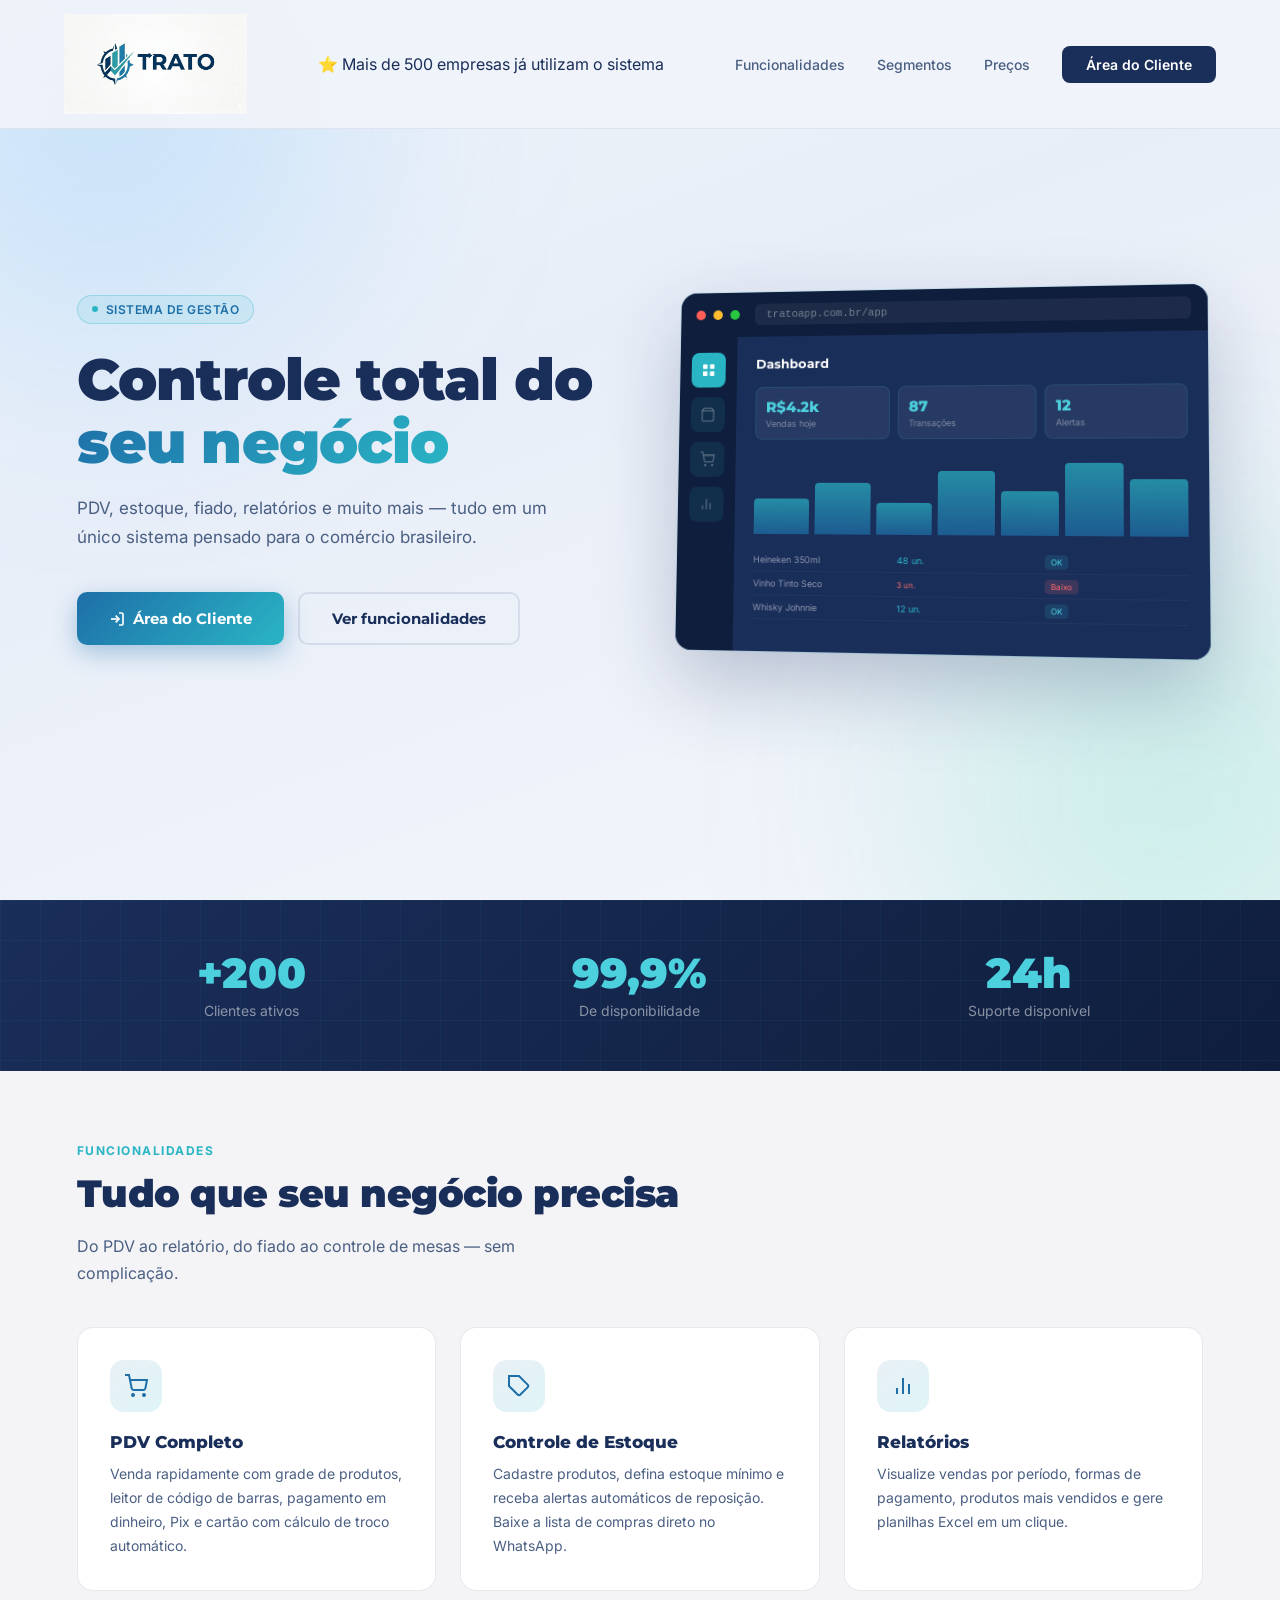
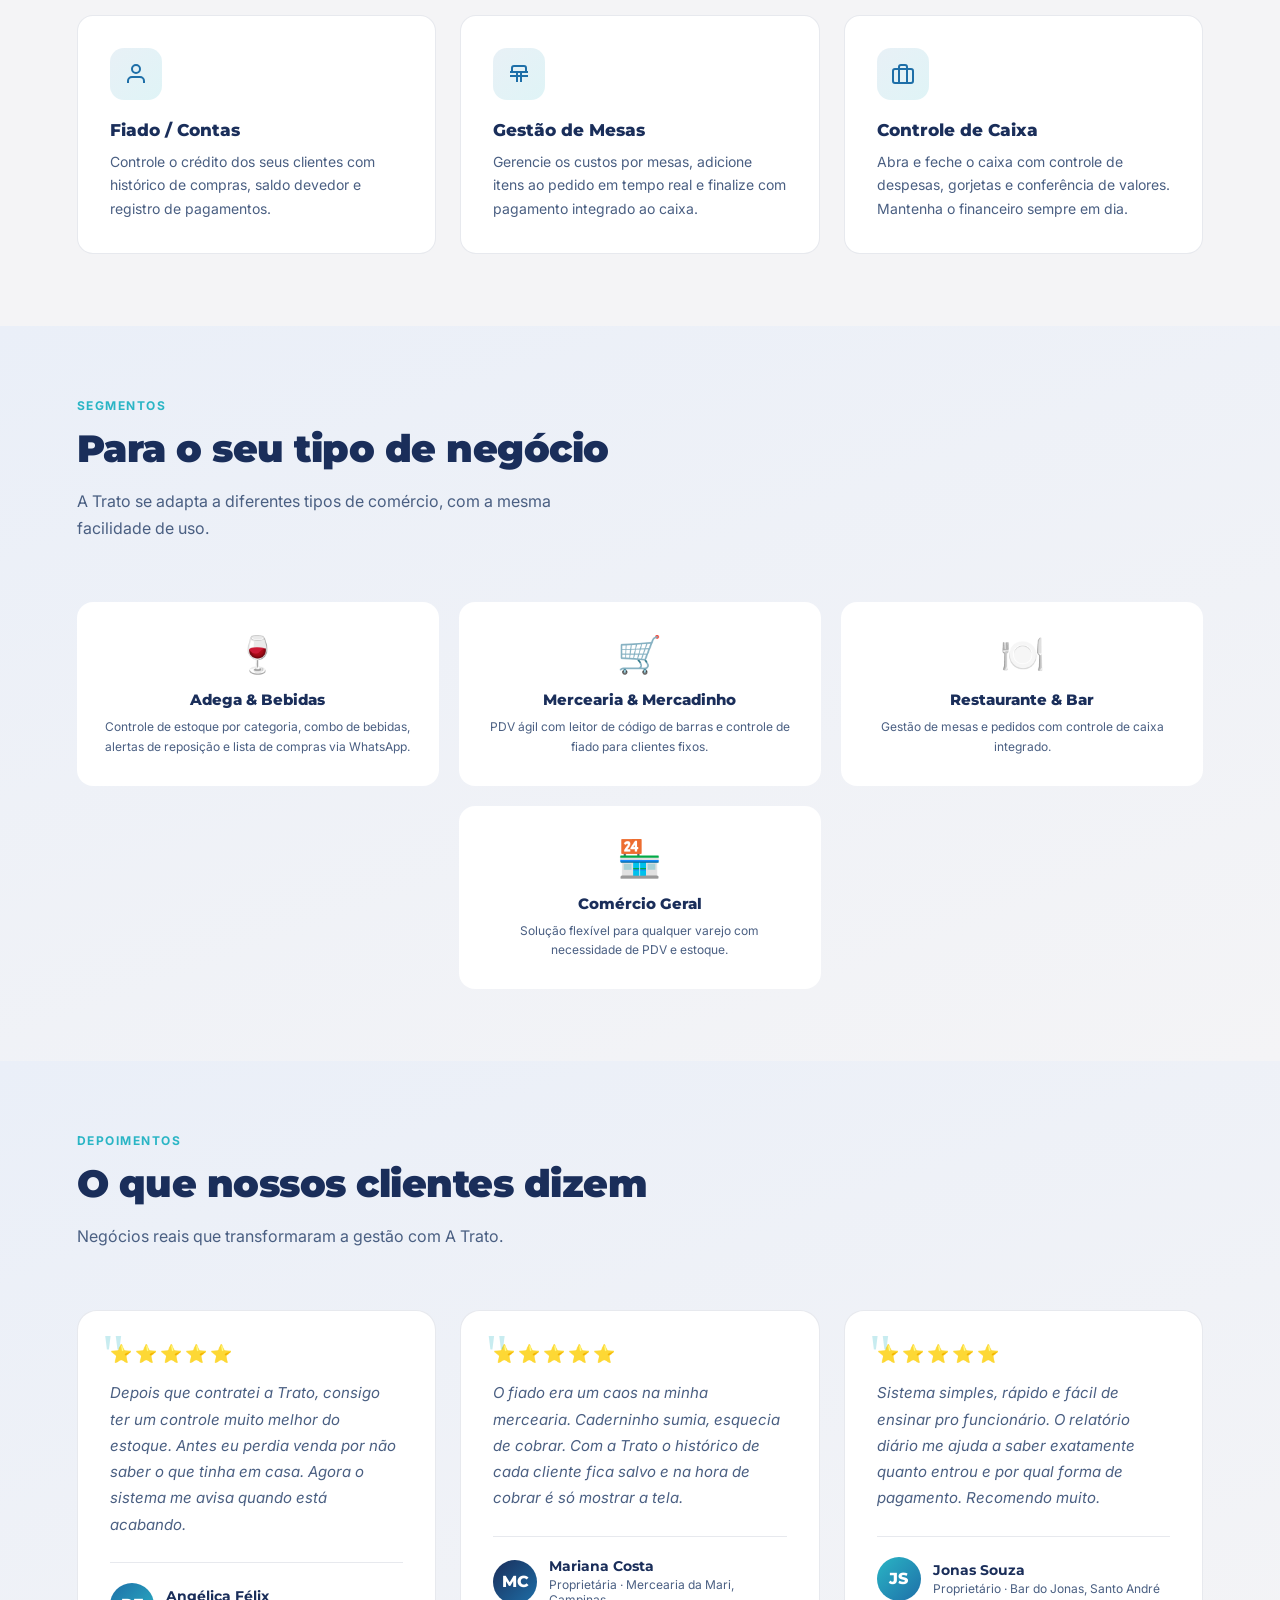
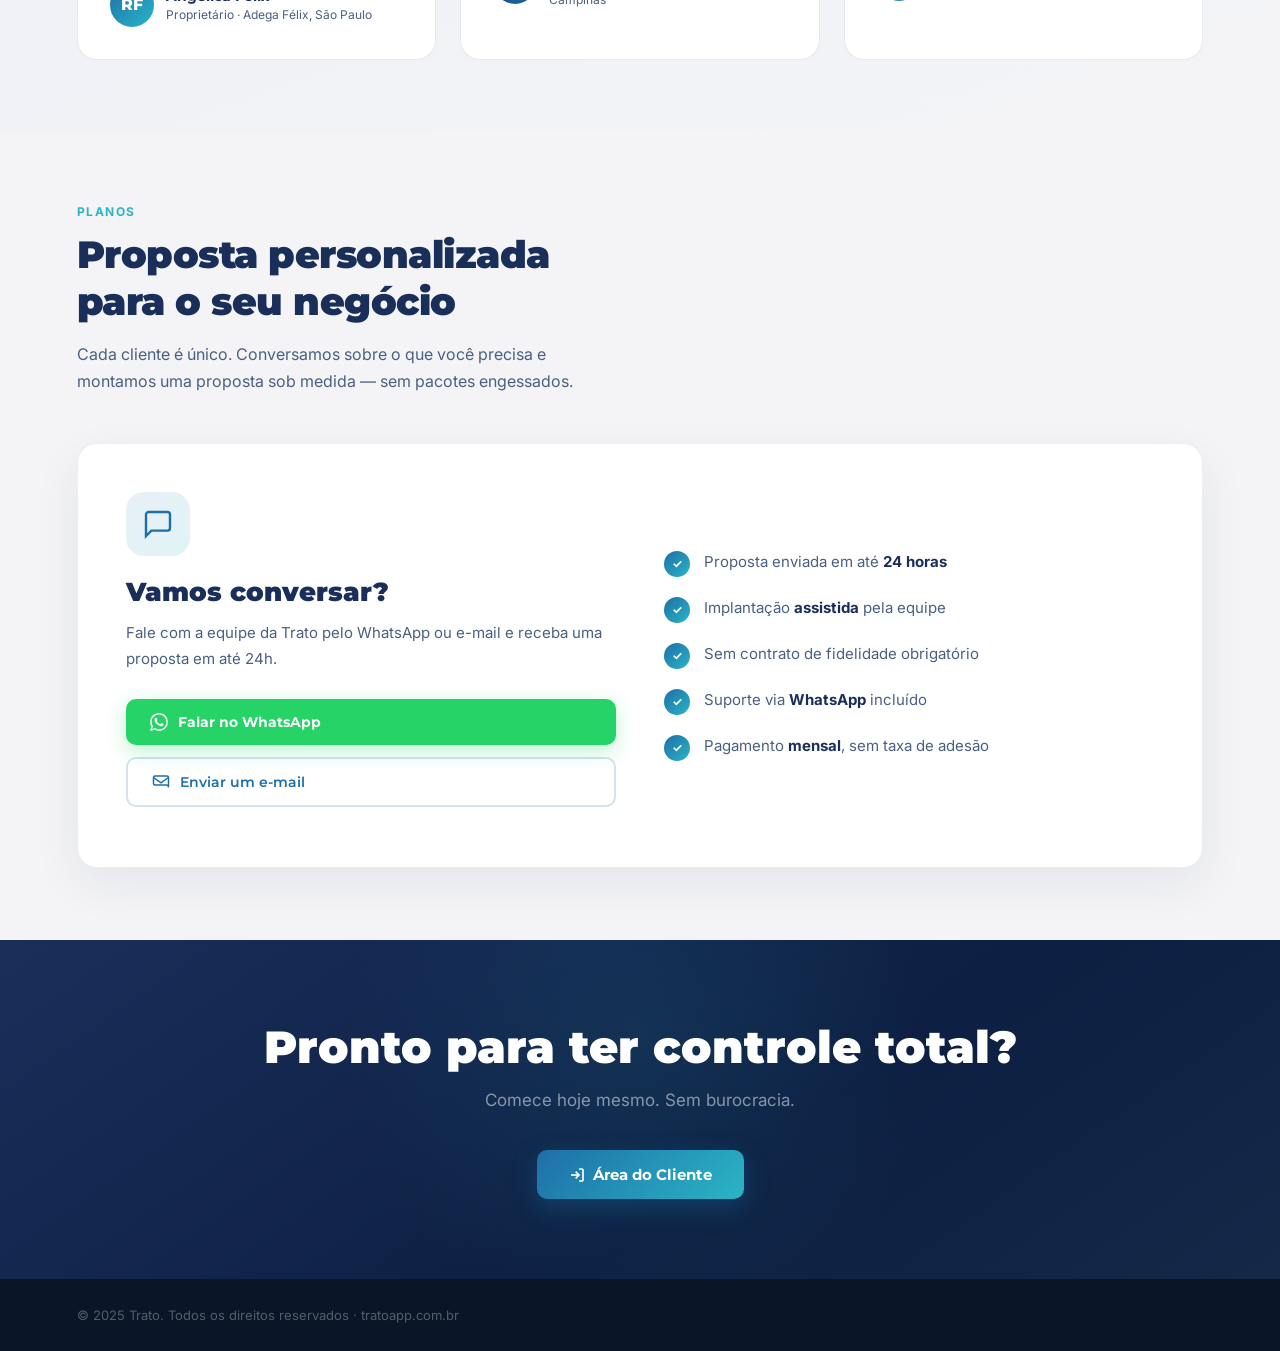
<file: landing (4).html>
<!DOCTYPE html>
<html lang="pt-BR">
<head>
  <meta charset="UTF-8">
  <meta name="viewport" content="width=device-width, initial-scale=1.0">
  <title>Trato — Controle total do seu negócio</title>
  <link href="https://fonts.googleapis.com/css2?family=Montserrat:wght@400;600;700;800;900&family=Inter:wght@300;400;500&display=swap" rel="stylesheet">
  <link rel="icon" href="https://lyywnhaqikolhemgmjia.supabase.co/storage/v1/object/public/logos/favicon.png" type="image/png">
  <style>
    :root {
      --azul-escuro: #1a2e5a;
      --azul-medio: #1e6fa8;
      --teal: #2ab5c5;
      --teal-light: #4dd0de;
      --fundo: #f4f4f6;
      --branco: #ffffff;
      --texto: #1a2e5a;
      --texto-suave: #4a5f82;
      --borda: rgba(26,46,90,0.1);
    }

    *, *::before, *::after { box-sizing: border-box; margin: 0; padding: 0; }

    html { scroll-behavior: smooth; margin: 0; padding: 0; }

    body {
      font-family: 'Inter', sans-serif;
      color: var(--texto);
      overflow-x: hidden;
      margin: 0;
      padding: 0;
      position: relative;
      background: linear-gradient(160deg, #f0f4fa 0%, #e8eef8 40%, #f4f6fb 100%);
    }
    body::before,
body::after {
  content: "";
  position: fixed; /* <- importante */
  width: 500px;
  height: 500px;
  border-radius: 50%;
  filter: blur(120px);
  z-index: -1;
}

body::before {
  background: rgba(0, 150, 255, 0.15);
  top: -150px;
  left: -150px;
}

body::after {
  background: rgba(0, 200, 150, 0.15);
  bottom: -150px;
  right: -150px;
}


    /* ── NAV ── */
    nav {
      position: fixed;
      top: 0; left: 0; right: 0;
      z-index: 100;
      display: flex;
      align-items: center;
      justify-content: space-between;
      padding: 14px 5%;
      background: rgba(240,244,250,0.92);
      backdrop-filter: blur(16px);
      -webkit-backdrop-filter: blur(16px);
      border-bottom: 1px solid rgba(26,46,90,0.08);
      transition: box-shadow .3s, background .3s;
    }
    nav.scrolled { box-shadow: 0 4px 24px rgba(26,46,90,0.08); }

    .nav-logo {
      display: flex;
      align-items: center;
      gap: 10px;
      text-decoration: none;
    }
    .nav-logo svg { width: 36px; height: 36px; }
    .nav-logo-texto {
      font-family: 'Montserrat', sans-serif;
      font-weight: 900;
      font-size: 22px;
      color: var(--azul-escuro);
      letter-spacing: -0.5px;
    }
    .nav-logo-texto span { color: var(--teal); }

    .nav-links {
      display: flex;
      align-items: center;
      gap: 32px;
      list-style: none;
    }
    .nav-links a {
      font-size: 14px;
      font-weight: 500;
      color: var(--texto-suave);
      text-decoration: none;
      transition: color .2s;
    }
    .nav-links a:hover { color: var(--azul-escuro); }

    .btn-nav {
      padding: 10px 24px;
      background: var(--azul-escuro);
      color: #fff !important;
      border-radius: 8px;
      font-weight: 600 !important;
      font-size: 14px !important;
      transition: background .2s, transform .15s !important;
    }
    .btn-nav:hover { background: var(--azul-medio) !important; transform: translateY(-1px); }

    /* ── HERO ── */
    .hero {
  min-height: 100vh;
  display: flex;
  align-items: center;
  padding: 110px 6% 70px;
  position: relative;
  overflow: hidden;

  /* seu fundo atual */
  background: linear-gradient(160deg, #f0f4fa 0%, #e8eef8 40%, #f4f6fb 100%);
}

/* efeitos decorativos */
.hero::before,
.hero::after {
  content: "";
  position: absolute;
  width: 500px;
  height: 500px;
  border-radius: 50%;
  filter: blur(120px);
  z-index: 0;
}

/* luz azul (esquerda) */
.hero::before {
  background: rgba(0, 150, 255, 0.15);
  top: -150px;
  left: -150px;
}

/* luz verde/teal (direita) */
.hero::after {
  background: rgba(0, 200, 150, 0.15);
  bottom: -150px;
  right: -150px;
}

    .hero-grid {
      position: absolute;
      inset: 0;
      background-image: 
        linear-gradient(rgba(26,46,90,0.04) 1px, transparent 1px),
        linear-gradient(90deg, rgba(26,46,90,0.04) 1px, transparent 1px);
      background-size: 48px 48px;
      pointer-events: none;
      z-index: 0;
    }

    .hero > * { position: relative; z-index: 1; }
    .hero-inner { position: relative; z-index: 1; }

    .hero::before,
.hero::after {
  animation: float 8s ease-in-out infinite;
}

@keyframes float {
  0% { transform: translateY(0px); }
  50% { transform: translateY(20px); }
  100% { transform: translateY(0px); }
}

    .hero-inner {
      display: grid;
      grid-template-columns: 1fr 1fr;
      gap: 60px;
      align-items: center;
      max-width: 1500px;
      margin: 0 auto;
      width: 100%;
    }

    .hero-badge {
      display: inline-flex;
      align-items: center;
      gap: 8px;
      background: rgba(42,181,197,0.1);
      border: 1px solid rgba(42,181,197,0.3);
      color: var(--azul-medio);
      font-size: 12px;
      font-weight: 600;
      padding: 6px 14px;
      border-radius: 100px;
      margin-bottom: 24px;
      letter-spacing: 0.5px;
      text-transform: uppercase;
    }
    .hero-badge::before {
      content: '';
      width: 6px; height: 6px;
      border-radius: 50%;
      background: var(--teal);
      animation: pulse 2s infinite;
    }
    @keyframes pulse {
      0%, 100% { opacity: 1; transform: scale(1); }
      50% { opacity: .5; transform: scale(1.3); }
    }

    .hero h1 {
      font-family: 'Montserrat', sans-serif;
      font-size: clamp(36px, 4.5vw, 58px);
      font-weight: 900;
      line-height: 1.1;
      color: var(--azul-escuro);
      margin-bottom: 20px;
      letter-spacing: -1px;
    }
    .hero h1 .destaque {
      background: linear-gradient(135deg, var(--azul-medio), var(--teal));
      -webkit-background-clip: text;
      -webkit-text-fill-color: transparent;
      background-clip: text;
    }

    .hero-sub {
      font-size: 17px;
      color: var(--texto-suave);
      line-height: 1.7;
      margin-bottom: 40px;
      max-width: 480px;
    }

    .hero-ctas {
      display: flex;
      gap: 14px;
      flex-wrap: wrap;
    }

    .btn-primary {
      display: inline-flex;
      align-items: center;
      gap: 8px;
      padding: 15px 32px;
      background: linear-gradient(135deg, var(--azul-medio), var(--teal));
      color: #fff;
      border-radius: 10px;
      font-family: 'Montserrat', sans-serif;
      font-weight: 700;
      font-size: 15px;
      text-decoration: none;
      box-shadow: 0 8px 24px rgba(30,111,168,0.35);
      transition: transform .2s, box-shadow .2s;
    }
    .btn-primary:hover { transform: translateY(-2px); box-shadow: 0 12px 32px rgba(30,111,168,0.45); }

    .btn-secondary {
      display: inline-flex;
      align-items: center;
      gap: 8px;
      padding: 15px 32px;
      background: transparent;
      color: var(--azul-escuro);
      border: 2px solid var(--borda);
      border-radius: 10px;
      font-family: 'Montserrat', sans-serif;
      font-weight: 700;
      font-size: 15px;
      text-decoration: none;
      transition: border-color .2s, background .2s;
      cursor: pointer;
    }
    .btn-secondary:hover { border-color: var(--azul-medio); background: rgba(30,111,168,0.04); }

    /* Dashboard mockup */
    .hero-visual {
      position: relative;
    }

    .mockup {
      background: var(--azul-escuro);
      border-radius: 16px;
      overflow: hidden;
      box-shadow: 0 32px 80px rgba(26,46,90,0.25), 0 0 0 1px rgba(42,181,197,0.15);
      transform: perspective(1000px) rotateY(-6deg) rotateX(3deg);
      transition: transform .4s ease;
    }
    .mockup:hover { transform: perspective(1000px) rotateY(-2deg) rotateX(1deg); }

    .mockup-bar {
      background: #0f1e3d;
      padding: 12px 16px;
      display: flex;
      align-items: center;
      gap: 8px;
    }
    .mockup-dot { width: 10px; height: 10px; border-radius: 50%; }
    .mockup-dot:nth-child(1) { background: #ff5f57; }
    .mockup-dot:nth-child(2) { background: #febc2e; }
    .mockup-dot:nth-child(3) { background: #28c840; }
    .mockup-url {
      flex: 1;
      background: rgba(255,255,255,0.06);
      border-radius: 6px;
      padding: 5px 12px;
      font-size: 11px;
      color: rgba(255,255,255,0.4);
      font-family: monospace;
      margin-left: 8px;
    }

    .mockup-body {
      display: flex;
      min-height: 320px;
    }

    .mockup-sidebar {
      width: 60px;
      background: #0f1e3d;
      padding: 16px 8px;
      display: flex;
      flex-direction: column;
      align-items: center;
      gap: 10px;
    }
    .mockup-icon {
      width: 36px; height: 36px;
      border-radius: 8px;
      background: rgba(42,181,197,0.1);
      display: flex; align-items: center; justify-content: center;
    }
    .mockup-icon.active { background: var(--teal); }
    .mockup-icon svg { width: 16px; height: 16px; opacity: 0.7; }
    .mockup-icon.active svg { opacity: 1; }

    .mockup-content {
      flex: 1;
      padding: 20px;
      background: #1a2e5a;
    }

    .mockup-title {
      font-size: 13px;
      font-weight: 700;
      color: #fff;
      margin-bottom: 16px;
      font-family: 'Montserrat', sans-serif;
    }

    .mockup-kpis {
      display: grid;
      grid-template-columns: repeat(3, 1fr);
      gap: 8px;
      margin-bottom: 16px;
    }
    .mockup-kpi {
      background: rgba(255,255,255,0.06);
      border-radius: 8px;
      padding: 10px;
      border: 1px solid rgba(42,181,197,0.15);
    }
    .mockup-kpi-val {
      font-size: 15px;
      font-weight: 800;
      color: var(--teal-light);
      font-family: 'Montserrat', sans-serif;
    }
    .mockup-kpi-label { font-size: 9px; color: rgba(255,255,255,0.4); margin-top: 2px; }

    .mockup-bars {
      display: flex;
      align-items: flex-end;
      gap: 6px;
      height: 80px;
      margin-bottom: 14px;
    }
    .mockup-bar-item {
      flex: 1;
      border-radius: 4px 4px 0 0;
      background: linear-gradient(180deg, var(--teal), var(--azul-medio));
      opacity: 0.7;
      transition: opacity .2s;
    }
    .mockup-bar-item:hover { opacity: 1; }

    .mockup-table { width: 100%; }
    .mockup-row {
      display: flex;
      gap: 8px;
      padding: 6px 0;
      border-bottom: 1px solid rgba(255,255,255,0.04);
      align-items: center;
    }
    .mockup-cell { font-size: 9px; color: rgba(255,255,255,0.5); flex: 1; }
    .mockup-cell.green { color: #2ab5c5; }
    .mockup-cell.red { color: #ff6b6b; font-size: 8px; }
    .mockup-badge-ok {
      font-size: 8px;
      padding: 2px 6px;
      border-radius: 4px;
      background: rgba(42,181,197,0.15);
      color: var(--teal-light);
    }
    .mockup-badge-low {
      font-size: 8px;
      padding: 2px 6px;
      border-radius: 4px;
      background: rgba(255,107,107,0.15);
      color: #ff6b6b;
    }

    /* ── STATS ── */
    .stats {
      background: linear-gradient(135deg, #1a2e5a 0%, #0f1e3d 100%);
      padding: 52px 6%;
      position: relative;
      overflow: hidden;
    }
    .stats::before {
      content: '';
      position: absolute;
      inset: 0;
      background-image:
        linear-gradient(rgba(42,181,197,0.06) 1px, transparent 1px),
        linear-gradient(90deg, rgba(42,181,197,0.06) 1px, transparent 1px);
      background-size: 40px 40px;
      pointer-events: none;
    }
    .stats-inner { position: relative; }
    .stats-inner {
      max-width: 1200px;
      margin: 0 auto;
      display: grid;
      grid-template-columns: repeat(3, 1fr);
      gap: 40px;
      text-align: center;
    }
    .stat-num {
      font-family: 'Montserrat', sans-serif;
      font-size: 42px;
      font-weight: 900;
      color: var(--teal-light);
      line-height: 1;
      margin-bottom: 8px;
    }
    .stat-label { font-size: 14px; color: rgba(255,255,255,0.5); }

    /* ── FEATURES ── */
    .features {
      padding: 72px 6%;
      background: var(--fundo);
    }
    .section-tag {
      font-size: 12px;
      font-weight: 700;
      text-transform: uppercase;
      letter-spacing: 1.5px;
      color: var(--teal);
      margin-bottom: 12px;
    }
    .section-title {
      font-family: 'Montserrat', sans-serif;
      font-size: clamp(28px, 3vw, 42px);
      font-weight: 900;
      color: var(--azul-escuro);
      margin-bottom: 16px;
      letter-spacing: -0.5px;
    }
    .section-sub {
      font-size: 16px;
      color: var(--texto-suave);
      max-width: 500px;
      line-height: 1.7;
      margin-bottom: 40px;
    }

    .features-grid {
      max-width: 1200px;
      margin: 0 auto;
      display: grid;
      grid-template-columns: repeat(3, 1fr);
      gap: 24px;
    }

    .feature-card {
      background: var(--branco);
      border-radius: 16px;
      padding: 32px;
      border: 1px solid var(--borda);
      transition: transform .3s, box-shadow .3s, border-color .3s;
      position: relative;
      overflow: hidden;
    }
    .feature-card::before {
      content: '';
      position: absolute;
      top: 0; left: 0; right: 0;
      height: 3px;
      background: linear-gradient(90deg, var(--azul-medio), var(--teal));
      opacity: 0;
      transition: opacity .3s;
    }
    .feature-card:hover { transform: translateY(-8px); box-shadow: 0 24px 56px rgba(26,46,90,0.13); border-color: rgba(42,181,197,0.3); }
    .feature-card:hover::before { opacity: 1; }

    .feature-icon {
      width: 52px; height: 52px;
      border-radius: 14px;
      background: linear-gradient(135deg, rgba(30,111,168,0.1), rgba(42,181,197,0.15));
      display: flex; align-items: center; justify-content: center;
      margin-bottom: 20px;
    }
    .feature-icon svg { width: 24px; height: 24px; color: var(--azul-medio); }

    .feature-title {
      font-family: 'Montserrat', sans-serif;
      font-size: 17px;
      font-weight: 800;
      color: var(--azul-escuro);
      margin-bottom: 10px;
    }
    .feature-desc { font-size: 14px; color: var(--texto-suave); line-height: 1.7; }

    /* ── SEGMENTOS ── */
    .segmentos {
      padding: 72px 6%;
      background: linear-gradient(160deg, #eaeff8 0%, var(--fundo) 100%);
    }
    .segmentos-inner { max-width: 1200px; margin: 0 auto; }
    .segmentos-grid {
      display: grid;
      grid-template-columns: repeat(3, 1fr);
      gap: 20px;
      margin-top: 60px;
    }
    .segmento-card:last-child {
      grid-column: 2;
    }
    .segmento-card {
      background: var(--branco);
      border-radius: 16px;
      padding: 28px 24px;
      text-align: center;
      border: 2px solid transparent;
      transition: border-color .3s, transform .3s, box-shadow .3s;
      cursor: default;
    }
    .segmento-card:hover { border-color: var(--teal); transform: translateY(-4px); box-shadow: 0 16px 40px rgba(42,181,197,0.12); }
    .segmento-emoji { font-size: 36px; margin-bottom: 14px; }
    .segmento-nome {
      font-family: 'Montserrat', sans-serif;
      font-size: 15px;
      font-weight: 800;
      color: var(--azul-escuro);
      margin-bottom: 8px;
    }
    .segmento-desc { font-size: 12px; color: var(--texto-suave); line-height: 1.6; }

    /* ── PRECOS ── */
    .precos {
      padding: 72px 6%;
      background: var(--fundo);
    }
    .precos-inner { max-width: 1200px; margin: 0 auto; }
    .precos-grid {
      display: grid;
      grid-template-columns: repeat(3, 1fr);
      gap: 24px;
      margin-top: 60px;
    }
    .preco-card {
      background: var(--branco);
      border-radius: 20px;
      padding: 40px 32px;
      border: 2px solid var(--borda);
      position: relative;
      transition: transform .3s, box-shadow .3s;
    }
    .preco-card:hover { transform: translateY(-6px); box-shadow: 0 24px 60px rgba(26,46,90,0.1); }
    .preco-card.destaque {
      background: var(--azul-escuro);
      border-color: var(--teal);
      box-shadow: 0 24px 60px rgba(26,46,90,0.25);
    }
    .preco-badge {
      position: absolute;
      top: -14px; left: 50%;
      transform: translateX(-50%);
      background: linear-gradient(135deg, var(--azul-medio), var(--teal));
      color: #fff;
      font-size: 11px;
      font-weight: 700;
      padding: 5px 16px;
      border-radius: 100px;
      white-space: nowrap;
      font-family: 'Montserrat', sans-serif;
    }
    .preco-nome {
      font-family: 'Montserrat', sans-serif;
      font-size: 14px;
      font-weight: 700;
      text-transform: uppercase;
      letter-spacing: 1px;
      color: var(--texto-suave);
      margin-bottom: 16px;
    }
    .preco-card.destaque .preco-nome { color: rgba(255,255,255,0.5); }
    .preco-valor {
      font-family: 'Montserrat', sans-serif;
      font-size: 48px;
      font-weight: 900;
      color: var(--azul-escuro);
      line-height: 1;
      margin-bottom: 4px;
    }
    .preco-card.destaque .preco-valor { color: var(--teal-light); }
    .preco-valor sup { font-size: 20px; vertical-align: super; }
    .preco-valor span { font-size: 16px; font-weight: 500; }
    .preco-periodo { font-size: 13px; color: var(--texto-suave); margin-bottom: 28px; }
    .preco-card.destaque .preco-periodo { color: rgba(255,255,255,0.4); }
    .preco-divider { height: 1px; background: var(--borda); margin-bottom: 28px; }
    .preco-card.destaque .preco-divider { background: rgba(255,255,255,0.1); }
    .preco-lista { list-style: none; margin-bottom: 32px; }
    .preco-lista li {
      display: flex;
      align-items: flex-start;
      gap: 10px;
      font-size: 14px;
      color: var(--texto-suave);
      padding: 7px 0;
      border-bottom: 1px solid rgba(26,46,90,0.04);
    }
    .preco-card.destaque .preco-lista li { color: rgba(255,255,255,0.7); border-bottom-color: rgba(255,255,255,0.05); }
    .preco-lista li::before {
      content: '✓';
      color: var(--teal);
      font-weight: 700;
      font-size: 13px;
      flex-shrink: 0;
      margin-top: 1px;
    }
    .btn-preco {
      display: block;
      text-align: center;
      padding: 14px;
      border-radius: 10px;
      font-family: 'Montserrat', sans-serif;
      font-weight: 700;
      font-size: 14px;
      text-decoration: none;
      transition: all .2s;
      cursor: pointer;
      border: none;
      width: 100%;
    }
    .btn-preco-outline {
      background: transparent;
      border: 2px solid var(--borda);
      color: var(--azul-escuro);
    }
    .btn-preco-outline:hover { border-color: var(--azul-medio); background: rgba(30,111,168,0.04); }
    .btn-preco-filled {
      background: linear-gradient(135deg, var(--azul-medio), var(--teal));
      color: #fff;
      box-shadow: 0 8px 24px rgba(30,111,168,0.35);
    }
    .btn-preco-filled:hover { transform: translateY(-2px); box-shadow: 0 12px 32px rgba(30,111,168,0.45); }

    /* ── CONTATO ── */
    .contato-box {
      display: grid;
      grid-template-columns: 1fr 1fr;
      gap: 48px;
      background: var(--branco);
      border-radius: 20px;
      padding: 48px;
      border: 1px solid rgba(26,46,90,0.08);
      box-shadow: 0 16px 48px rgba(26,46,90,0.07);
      margin-top: 48px;
      align-items: center;
    }
    .contato-icone {
      width: 64px; height: 64px;
      border-radius: 18px;
      background: linear-gradient(135deg, rgba(30,111,168,0.1), rgba(42,181,197,0.15));
      display: flex; align-items: center; justify-content: center;
      color: var(--azul-medio);
      margin-bottom: 20px;
    }
    .contato-titulo {
      font-family: 'Montserrat', sans-serif;
      font-size: 26px;
      font-weight: 900;
      color: var(--azul-escuro);
      margin-bottom: 12px;
    }
    .contato-desc { font-size: 15px; color: var(--texto-suave); line-height: 1.7; margin-bottom: 28px; }
    .contato-btns { display: flex; flex-direction: column; gap: 12px; }
    .btn-whatsapp {
      display: inline-flex; align-items: center; gap: 10px;
      padding: 14px 24px;
      background: #25d366; color: #fff;
      border-radius: 10px;
      font-family: 'Montserrat', sans-serif;
      font-weight: 700; font-size: 14px;
      text-decoration: none;
      transition: transform .2s, box-shadow .2s;
      box-shadow: 0 6px 20px rgba(37,211,102,0.3);
    }
    .btn-whatsapp:hover { transform: translateY(-2px); box-shadow: 0 10px 28px rgba(37,211,102,0.4); }
    .btn-email {
      display: inline-flex; align-items: center; gap: 10px;
      padding: 14px 24px;
      background: transparent; color: var(--azul-medio);
      border: 2px solid rgba(30,111,168,0.2);
      border-radius: 10px;
      font-family: 'Montserrat', sans-serif;
      font-weight: 600; font-size: 14px;
      text-decoration: none;
      transition: border-color .2s, background .2s;
      cursor: pointer;
    }
    .btn-email:hover { border-color: var(--azul-medio); background: rgba(30,111,168,0.04); }
    .contato-right { display: flex; flex-direction: column; gap: 20px; }
    .contato-item {
      display: flex; align-items: flex-start; gap: 14px;
      font-size: 15px; color: var(--texto-suave); line-height: 1.5;
    }
    .contato-item strong { color: var(--azul-escuro); }
    .contato-check {
      width: 26px; height: 26px; flex-shrink: 0;
      border-radius: 50%;
      background: linear-gradient(135deg, var(--azul-medio), var(--teal));
      color: #fff;
      font-size: 12px; font-weight: 700;
      display: flex; align-items: center; justify-content: center;
    }

    /* ── AVALIAÇÕES ── */
    .avaliacoes {
      padding: 72px 6%;
      background: linear-gradient(160deg, #eaeff8 0%, var(--fundo) 100%);
    }
    .avaliacoes-inner { max-width: 1200px; margin: 0 auto; }
    .avaliacoes-grid {
      display: grid;
      grid-template-columns: repeat(3, 1fr);
      gap: 24px;
      margin-top: 60px;
    }
    .avaliacao-card {
      background: var(--branco);
      border-radius: 20px;
      padding: 32px;
      border: 1px solid var(--borda);
      position: relative;
      transition: transform .3s, box-shadow .3s;
    }
    .avaliacao-card:hover { transform: translateY(-5px); box-shadow: 0 20px 50px rgba(26,46,90,0.09); }
    .avaliacao-aspas {
      font-size: 56px;
      line-height: 1;
      color: var(--teal);
      opacity: 0.25;
      font-family: Georgia, serif;
      position: absolute;
      top: 16px; left: 24px;
    }
    .avaliacao-estrelas {
      display: flex; gap: 3px;
      margin-bottom: 16px;
    }
    .avaliacao-estrelas span { font-size: 18px; }
    .avaliacao-texto {
      font-size: 15px;
      color: var(--texto-suave);
      line-height: 1.75;
      margin-bottom: 24px;
      font-style: italic;
    }
    .avaliacao-autor {
      display: flex; align-items: center; gap: 12px;
      border-top: 1px solid var(--borda);
      padding-top: 20px;
    }
    .avaliacao-avatar {
      width: 44px; height: 44px;
      border-radius: 50%;
      display: flex; align-items: center; justify-content: center;
      font-family: 'Montserrat', sans-serif;
      font-weight: 800; font-size: 16px;
      color: #fff;
      flex-shrink: 0;
    }
    .avaliacao-nome {
      font-family: 'Montserrat', sans-serif;
      font-weight: 700;
      font-size: 14px;
      color: var(--azul-escuro);
    }
    .avaliacao-cargo { font-size: 12px; color: var(--texto-suave); margin-top: 2px; }

    @media (max-width: 900px) {
      .contato-box { grid-template-columns: 1fr; padding: 36px 28px; }
      .avaliacoes-grid { grid-template-columns: 1fr; }
    }

    /* ── PRECOS RESPONSIVO ── */
    @media (max-width: 900px) {
      .precos-grid { grid-template-columns: 1fr; max-width: 400px; margin: 60px auto 0; }
    }

    /* ── CTA FINAL ── */
    .cta-final {
      padding: 80px 6%;
      background: linear-gradient(145deg, #1a2e5a 0%, #0d1f42 60%, #152848 100%);
      text-align: center;
      position: relative;
      overflow: hidden;
    }
    .cta-final::before {
      content: '';
      position: absolute;
      top: -200px; left: 50%;
      transform: translateX(-50%);
      width: 600px; height: 600px;
      border-radius: 50%;
      background: radial-gradient(circle, rgba(42,181,197,0.1) 0%, transparent 70%);
    }
    .cta-final h2 {
      font-family: 'Montserrat', sans-serif;
      font-size: clamp(28px, 3.5vw, 48px);
      font-weight: 900;
      color: #fff;
      margin-bottom: 16px;
      position: relative;
    }
    .cta-final p {
      font-size: 17px;
      color: rgba(255,255,255,0.5);
      margin-bottom: 40px;
      position: relative;
    }
    .cta-final-btns { display: flex; gap: 16px; justify-content: center; flex-wrap: wrap; position: relative; }

    /* ── FOOTER ── */
    footer {
      background: #0a1628;
      padding: 28px 6%;
      display: flex;
      align-items: center;
      justify-content: space-between;
      flex-wrap: wrap;
      gap: 16px;
    }
    .footer-logo {
      font-family: 'Montserrat', sans-serif;
      font-weight: 900;
      font-size: 18px;
      color: rgba(255,255,255,0.7);
    }
    .footer-logo span { color: var(--teal); }
    .footer-copy { font-size: 13px; color: rgba(255,255,255,0.3); }

    /* ── MODAL LOGIN ── */
    .modal-overlay {
      display: none;
      position: fixed;
      inset: 0;
      background: rgba(10,20,50,0.7);
      backdrop-filter: blur(6px);
      z-index: 1000;
      align-items: center;
      justify-content: center;
    }
    .modal-overlay.open { display: flex; }

    .modal-box {
      background: var(--branco);
      border-radius: 20px;
      padding: 48px 40px;
      width: 100%;
      max-width: 420px;
      position: relative;
      box-shadow: 0 40px 100px rgba(10,20,50,0.4);
      animation: slideUp .3s ease;
    }
    @keyframes slideUp {
      from { opacity: 0; transform: translateY(20px); }
      to { opacity: 1; transform: translateY(0); }
    }

    .modal-close {
      position: absolute;
      top: 16px; right: 16px;
      width: 32px; height: 32px;
      border-radius: 8px;
      border: none;
      background: var(--fundo);
      cursor: pointer;
      display: flex; align-items: center; justify-content: center;
      color: var(--texto-suave);
      font-size: 18px;
      transition: background .2s;
    }
    .modal-close:hover { background: var(--borda); }

    .modal-logo {
      text-align: center;
      margin-bottom: 8px;
    }
    .modal-logo-text {
      font-family: 'Montserrat', sans-serif;
      font-weight: 900;
      font-size: 26px;
      color: var(--azul-escuro);
    }
    .modal-logo-text span { color: var(--teal); }
    .modal-sub {
      text-align: center;
      font-size: 13px;
      color: var(--texto-suave);
      margin-bottom: 32px;
    }

    .form-group { margin-bottom: 18px; }
    .form-label {
      display: block;
      font-size: 12px;
      font-weight: 600;
      color: var(--azul-escuro);
      margin-bottom: 7px;
      letter-spacing: 0.3px;
    }
    .form-input {
      width: 100%;
      padding: 12px 14px;
      border: 2px solid var(--borda);
      border-radius: 10px;
      font-size: 14px;
      font-family: 'Inter', sans-serif;
      color: var(--texto);
      background: var(--fundo);
      transition: border-color .2s, box-shadow .2s;
      outline: none;
    }
    .form-input:focus {
      border-color: var(--teal);
      box-shadow: 0 0 0 3px rgba(42,181,197,0.1);
      background: #fff;
    }

    .form-erro {
      background: rgba(255,80,80,0.08);
      border: 1px solid rgba(255,80,80,0.2);
      color: #c0392b;
      font-size: 13px;
      padding: 10px 14px;
      border-radius: 8px;
      margin-bottom: 16px;
      display: none;
    }
    .form-erro.show { display: block; }

    .btn-login {
      width: 100%;
      padding: 14px;
      background: linear-gradient(135deg, var(--azul-medio), var(--teal));
      color: #fff;
      border: none;
      border-radius: 10px;
      font-family: 'Montserrat', sans-serif;
      font-weight: 700;
      font-size: 15px;
      cursor: pointer;
      box-shadow: 0 8px 24px rgba(30,111,168,0.3);
      transition: transform .2s, box-shadow .2s;
      margin-top: 8px;
    }
    .btn-login:hover { transform: translateY(-1px); box-shadow: 0 12px 30px rgba(30,111,168,0.4); }
    .btn-login:disabled { opacity: 0.6; cursor: not-allowed; transform: none; }

    .modal-footer-text {
      text-align: center;
      font-size: 11px;
      color: var(--texto-suave);
      margin-top: 20px;
    }

    /* ── ANIMAÇÕES ENTRADA ── */
    .fade-up {
      opacity: 0;
      transform: translateY(30px);
      transition: opacity .6s ease, transform .6s ease;
    }
    .fade-up.visible { opacity: 1; transform: translateY(0); }

    /* ── RESPONSIVO ── */
    @media (max-width: 900px) {
      .hero-inner { grid-template-columns: 1fr; }
      .hero-visual { display: none; }
      .features-grid { grid-template-columns: 1fr 1fr; }
      .segmentos-grid { grid-template-columns: 1fr 1fr; }
      .segmento-card:last-child { grid-column: auto; }
      .stats-inner { grid-template-columns: 1fr 1fr; }
      .nav-links { display: none; }
    }
    @media (max-width: 600px) {
      .features-grid { grid-template-columns: 1fr; }
      .segmentos-grid { grid-template-columns: 1fr 1fr; }
      .segmento-card:last-child { grid-column: auto; }
      .stats-inner { grid-template-columns: 1fr 1fr; }
      .modal-box { padding: 36px 24px; margin: 16px; }
    }
    .email-form {
  max-height: 0;
  overflow: hidden;
  opacity: 0;
  transition: all 0.4s ease;
}
.email-form.active {
  max-height: 500px;
  opacity: 1;
  margin-top: 20px;
}

/* Layout em grid (nome + email lado a lado) */
.email-form form {
  display: grid;
  grid-template-columns: 1fr 1fr;
  gap: 12px;
}

/* Faz mensagem ocupar tudo */
.email-form textarea {
  grid-column: span 2;
}

/* Inputs */
.email-form input,
.email-form textarea {
  width: 100%;
  padding: 12px 14px;
  border-radius: 8px;
  border: 1px solid #ddd;
  font-size: 14px;
  font-family: inherit;
  transition: 0.2s;
}

/* Foco bonito */
.email-form input:focus,
.email-form textarea:focus {
  border-color: #2ecc71;
  box-shadow: 0 0 0 2px rgba(46, 204, 113, 0.15);
  outline: none;
}

/* Botão */
.email-form button {
  grid-column: span 2;
  padding: 14px;
  border-radius: 8px;
  border: none;
  background: #2e9acc;
  color: #fff;
  font-size: 15px;
  font-weight: 600;
  cursor: pointer;
  transition: 0.2s;
}

/* Hover */
.email-form button:hover {
  background: #2e9acc;
}

/* Responsivo */
@media (max-width: 600px) {
  .email-form form {
    grid-template-columns: 1fr;
  }

  .email-form textarea,
  .email-form button {
    grid-column: span 1;
  }
  .top-bar {
  background: red !important;
}
#nav {
  display: flex;
  flex-direction: column;
  align-items: center;
}

.nav-top-info {
  font-size: 12px;
  color: #6b7a90;
  margin-bottom: 5px;
}
}
  </style>
</head>
<body>

  <!-- NAV -->
  <nav id="nav">
    
    <a href="#" class="nav-logo">
      <img src="[data-uri]" alt="Trato" style="height:100px;width:auto;object-fit:contain;">
    </a>
    <div class="top-bar">
  ⭐ Mais de 500 empresas já utilizam o sistema
</div>
    <ul class="nav-links">
      <li><a href="#features">Funcionalidades</a></li>
      <li><a href="#segmentos">Segmentos</a></li>
      <li><a href="#precos">Preços</a></li>
      <li><a href="https://tratoapp.com.br/app" target="_blank" rel="noopener" class="btn-nav">Área do Cliente</a></li>
    </ul>
    <a href="https://tratoapp.com.br/app" target="_blank" rel="noopener" class="btn-nav" id="nav-mob-btn" style="display:none">Entrar</a>
  </nav>

  <!-- HERO -->
  <section class="hero">
    <div class="hero-grid"></div>
    <div class="hero-inner">
      <div>
        <div class="hero-badge">Sistema de Gestão</div>
        <h1>Controle total do<br><span class="destaque">seu negócio</span></h1>
        <p class="hero-sub">PDV, estoque, fiado, relatórios e muito mais — tudo em um único sistema pensado para o comércio brasileiro.</p>
        <div class="hero-ctas">
          <a href="https://tratoapp.com.br/app" target="_blank" rel="noopener" class="btn-primary">
            <svg width="16" height="16" fill="none" stroke="currentColor" stroke-width="2.5" viewBox="0 0 24 24"><path d="M15 3h4a2 2 0 0 1 2 2v14a2 2 0 0 1-2 2h-4"/><polyline points="10 17 15 12 10 7"/><line x1="15" y1="12" x2="3" y2="12"/></svg>
            Área do Cliente
          </a>
          <a href="#features" class="btn-secondary">Ver funcionalidades</a>
        </div>
      </div>

      <!-- Mockup -->
      <div class="hero-visual">
        <div class="mockup">
          <div class="mockup-bar">
            <div class="mockup-dot"></div>
            <div class="mockup-dot"></div>
            <div class="mockup-dot"></div>
            <div class="mockup-url">tratoapp.com.br/app</div>
          </div>
          <div class="mockup-body">
            <div class="mockup-sidebar">
              <div class="mockup-icon active">
                <svg viewBox="0 0 24 24" fill="white"><rect x="3" y="3" width="7" height="7" rx="1"/><rect x="14" y="3" width="7" height="7" rx="1"/><rect x="3" y="14" width="7" height="7" rx="1"/><rect x="14" y="14" width="7" height="7" rx="1"/></svg>
              </div>
              <div class="mockup-icon">
                <svg viewBox="0 0 24 24" fill="none" stroke="rgba(255,255,255,0.4)" stroke-width="2"><path d="M6 2L3 6v14a2 2 0 0 0 2 2h14a2 2 0 0 0 2-2V6l-3-4z"/><line x1="3" y1="6" x2="21" y2="6"/></svg>
              </div>
              <div class="mockup-icon">
                <svg viewBox="0 0 24 24" fill="none" stroke="rgba(255,255,255,0.4)" stroke-width="2"><circle cx="9" cy="21" r="1"/><circle cx="20" cy="21" r="1"/><path d="M1 1h4l2.68 13.39a2 2 0 0 0 2 1.61h9.72a2 2 0 0 0 2-1.61L23 6H6"/></svg>
              </div>
              <div class="mockup-icon">
                <svg viewBox="0 0 24 24" fill="none" stroke="rgba(255,255,255,0.4)" stroke-width="2"><line x1="18" y1="20" x2="18" y2="10"/><line x1="12" y1="20" x2="12" y2="4"/><line x1="6" y1="20" x2="6" y2="14"/></svg>
              </div>
            </div>
            <div class="mockup-content">
              <div class="mockup-title">Dashboard</div>
              <div class="mockup-kpis">
                <div class="mockup-kpi">
                  <div class="mockup-kpi-val">R$4.2k</div>
                  <div class="mockup-kpi-label">Vendas hoje</div>
                </div>
                <div class="mockup-kpi">
                  <div class="mockup-kpi-val">87</div>
                  <div class="mockup-kpi-label">Transações</div>
                </div>
                <div class="mockup-kpi">
                  <div class="mockup-kpi-val">12</div>
                  <div class="mockup-kpi-label">Alertas</div>
                </div>
              </div>
              <div class="mockup-bars">
                <div class="mockup-bar-item" style="height:45%"></div>
                <div class="mockup-bar-item" style="height:65%"></div>
                <div class="mockup-bar-item" style="height:40%"></div>
                <div class="mockup-bar-item" style="height:80%"></div>
                <div class="mockup-bar-item" style="height:55%"></div>
                <div class="mockup-bar-item" style="height:90%"></div>
                <div class="mockup-bar-item" style="height:70%"></div>
              </div>
              <div class="mockup-table">
                <div class="mockup-row">
                  <div class="mockup-cell">Heineken 350ml</div>
                  <div class="mockup-cell green">48 un.</div>
                  <div class="mockup-cell"><span class="mockup-badge-ok">OK</span></div>
                </div>
                <div class="mockup-row">
                  <div class="mockup-cell">Vinho Tinto Seco</div>
                  <div class="mockup-cell red">3 un.</div>
                  <div class="mockup-cell"><span class="mockup-badge-low">Baixo</span></div>
                </div>
                <div class="mockup-row">
                  <div class="mockup-cell">Whisky Johnnie</div>
                  <div class="mockup-cell green">12 un.</div>
                  <div class="mockup-cell"><span class="mockup-badge-ok">OK</span></div>
                </div>
              </div>
            </div>
          </div>
        </div>
      </div>
    </div>
  </section>

  <!-- STATS -->
  <section class="stats">
    <div class="stats-inner">
      <div class="fade-up">
        <div class="stat-num">+200</div>
        <div class="stat-label">Clientes ativos</div>
      </div>

      <div class="fade-up" style="transition-delay:.2s">
        <div class="stat-num">99,9%</div>
        <div class="stat-label">De disponibilidade</div>
      </div>
      <div class="fade-up" style="transition-delay:.3s">
        <div class="stat-num">24h</div>
        <div class="stat-label">Suporte disponível</div>
      </div>
    </div>
  </section>

  <!-- FEATURES -->
  <section class="features" id="features">
    <div style="max-width:1200px;margin:0 auto">
      <div class="section-tag fade-up">Funcionalidades</div>
      <h2 class="section-title fade-up">Tudo que seu negócio precisa</h2>
      <p class="section-sub fade-up">Do PDV ao relatório, do fiado ao controle de mesas — sem complicação.</p>
      <div class="features-grid">

        <div class="feature-card fade-up">
          <div class="feature-icon">
            <svg viewBox="0 0 24 24" fill="none" stroke="currentColor" stroke-width="2"><circle cx="9" cy="21" r="1"/><circle cx="20" cy="21" r="1"/><path d="M1 1h4l2.68 13.39a2 2 0 0 0 2 1.61h9.72a2 2 0 0 0 2-1.61L23 6H6"/></svg>
          </div>
          <div class="feature-title">PDV Completo</div>
          <div class="feature-desc">Venda rapidamente com grade de produtos, leitor de código de barras, pagamento em dinheiro, Pix e cartão com cálculo de troco automático.</div>
        </div>

        <div class="feature-card fade-up" style="transition-delay:.05s">
          <div class="feature-icon">
            <svg viewBox="0 0 24 24" fill="none" stroke="currentColor" stroke-width="2"><path d="M20.59 13.41l-7.17 7.17a2 2 0 0 1-2.83 0L2 12V2h10l8.59 8.59a2 2 0 0 1 0 2.82z"/><line x1="7" y1="7" x2="7.01" y2="7"/></svg>
          </div>
          <div class="feature-title">Controle de Estoque</div>
          <div class="feature-desc">Cadastre produtos, defina estoque mínimo e receba alertas automáticos de reposição. Baixe a lista de compras direto no WhatsApp.</div>
        </div>

        <div class="feature-card fade-up" style="transition-delay:.1s">
          <div class="feature-icon">
            <svg viewBox="0 0 24 24" fill="none" stroke="currentColor" stroke-width="2"><line x1="18" y1="20" x2="18" y2="10"/><line x1="12" y1="20" x2="12" y2="4"/><line x1="6" y1="20" x2="6" y2="14"/></svg>
          </div>
          <div class="feature-title">Relatórios</div>
          <div class="feature-desc">Visualize vendas por período, formas de pagamento, produtos mais vendidos e gere planilhas Excel em um clique.</div>
        </div>

        <div class="feature-card fade-up" style="transition-delay:.15s">
          <div class="feature-icon">
            <svg viewBox="0 0 24 24" fill="none" stroke="currentColor" stroke-width="2"><path d="M20 21v-2a4 4 0 0 0-4-4H8a4 4 0 0 0-4 4v2"/><circle cx="12" cy="7" r="4"/></svg>
          </div>
          <div class="feature-title">Fiado / Contas</div>
          <div class="feature-desc">Controle o crédito dos seus clientes com histórico de compras, saldo devedor e registro de pagamentos.</div>
        </div>

        <div class="feature-card fade-up" style="transition-delay:.2s">
          <div class="feature-icon">
            <svg viewBox="0 0 24 24" fill="none" stroke="currentColor" stroke-width="2"><path d="M3 10h18M3 14h18M10 10v10M14 10v10M5 10V6a2 2 0 0 1 2-2h10a2 2 0 0 1 2 2v4"/></svg>
          </div>
          <div class="feature-title">Gestão de Mesas</div>
          <div class="feature-desc">Gerencie os custos por mesas, adicione itens ao pedido em tempo real e finalize com pagamento integrado ao caixa.</div>
        </div>

        <div class="feature-card fade-up" style="transition-delay:.25s">
          <div class="feature-icon">
            <svg viewBox="0 0 24 24" fill="none" stroke="currentColor" stroke-width="2"><rect x="2" y="7" width="20" height="14" rx="2"/><path d="M16 21V5a2 2 0 0 0-2-2h-4a2 2 0 0 0-2 2v16"/></svg>
          </div>
          <div class="feature-title">Controle de Caixa</div>
          <div class="feature-desc">Abra e feche o caixa com controle de despesas, gorjetas e conferência de valores. Mantenha o financeiro sempre em dia.</div>
        </div>

      </div>
    </div>
  </section>

  <!-- SEGMENTOS -->
  <section class="segmentos" id="segmentos">
    <div class="segmentos-inner">
      <div class="section-tag fade-up">Segmentos</div>
      <h2 class="section-title fade-up">Para o seu tipo de negócio</h2>
      <p class="section-sub fade-up">A Trato se adapta a diferentes tipos de comércio, com a mesma facilidade de uso.</p>
      <div class="segmentos-grid">
        <div class="segmento-card fade-up">
          <div class="segmento-emoji">🍷</div>
          <div class="segmento-nome">Adega & Bebidas</div>
          <div class="segmento-desc">Controle de estoque por categoria, combo de bebidas, alertas de reposição e lista de compras via WhatsApp.</div>
        </div>
        <div class="segmento-card fade-up" style="transition-delay:.05s">
          <div class="segmento-emoji">🛒</div>
          <div class="segmento-nome">Mercearia & Mercadinho</div>
          <div class="segmento-desc">PDV ágil com leitor de código de barras e controle de fiado para clientes fixos.</div>
        </div>
        <div class="segmento-card fade-up" style="transition-delay:.1s">
          <div class="segmento-emoji">🍽️</div>
          <div class="segmento-nome">Restaurante & Bar</div>
          <div class="segmento-desc">Gestão de mesas e pedidos com controle de caixa integrado.</div>
        </div>
        <div class="segmento-card fade-up" style="transition-delay:.15s">
          <div class="segmento-emoji">🏪</div>
          <div class="segmento-nome">Comércio Geral</div>
          <div class="segmento-desc">Solução flexível para qualquer varejo com necessidade de PDV e estoque.</div>
        </div>
      </div>
    </div>
  </section>

  <!-- AVALIAÇÕES -->
  <section class="avaliacoes" id="avaliacoes">
    <div class="avaliacoes-inner">
      <div class="section-tag fade-up">Depoimentos</div>
      <h2 class="section-title fade-up">O que nossos clientes dizem</h2>
      <p class="section-sub fade-up">Negócios reais que transformaram a gestão com A Trato.</p>
      <div class="avaliacoes-grid">

        <div class="avaliacao-card fade-up">
          <div class="avaliacao-aspas">"</div>
          <div class="avaliacao-estrelas">
            <span>⭐</span><span>⭐</span><span>⭐</span><span>⭐</span><span>⭐</span>
          </div>
          <p class="avaliacao-texto">Depois que contratei a Trato, consigo ter um controle muito melhor do estoque. Antes eu perdia venda por não saber o que tinha em casa. Agora o sistema me avisa quando está acabando.</p>
          <div class="avaliacao-autor">
            <div class="avaliacao-avatar" style="background:linear-gradient(135deg,#1e6fa8,#2ab5c5)">RF</div>
            <div>
              <div class="avaliacao-nome">Angélica Félix</div>
              <div class="avaliacao-cargo">Proprietário · Adega Félix, São Paulo</div>
            </div>
          </div>
        </div>

        <div class="avaliacao-card fade-up" style="transition-delay:.08s">
          <div class="avaliacao-aspas">"</div>
          <div class="avaliacao-estrelas">
            <span>⭐</span><span>⭐</span><span>⭐</span><span>⭐</span><span>⭐</span>
          </div>
          <p class="avaliacao-texto">O fiado era um caos na minha mercearia. Caderninho sumia, esquecia de cobrar. Com a Trato o histórico de cada cliente fica salvo e na hora de cobrar é só mostrar a tela.</p>
          <div class="avaliacao-autor">
            <div class="avaliacao-avatar" style="background:linear-gradient(135deg,#1a2e5a,#1e6fa8)">MC</div>
            <div>
              <div class="avaliacao-nome">Mariana Costa</div>
              <div class="avaliacao-cargo">Proprietária · Mercearia da Mari, Campinas</div>
            </div>
          </div>
        </div>

        <div class="avaliacao-card fade-up" style="transition-delay:.16s">
          <div class="avaliacao-aspas">"</div>
          <div class="avaliacao-estrelas">
            <span>⭐</span><span>⭐</span><span>⭐</span><span>⭐</span><span>⭐</span>
          </div>
          <p class="avaliacao-texto">Sistema simples, rápido e fácil de ensinar pro funcionário. O relatório diário me ajuda a saber exatamente quanto entrou e por qual forma de pagamento. Recomendo muito.</p>
          <div class="avaliacao-autor">
            <div class="avaliacao-avatar" style="background:linear-gradient(135deg,#2ab5c5,#1e6fa8)">JS</div>
            <div>
              <div class="avaliacao-nome">Jonas Souza</div>
              <div class="avaliacao-cargo">Proprietário · Bar do Jonas, Santo André</div>
            </div>
          </div>
        </div>

      </div>
    </div>
  </section>

  <!-- CONTATO -->
  <section class="precos" id="precos">
    <div class="precos-inner">
      <div class="section-tag fade-up">Planos</div>
      <h2 class="section-title fade-up">Proposta personalizada<br>para o seu negócio</h2>
      <p class="section-sub fade-up">Cada cliente é único. Conversamos sobre o que você precisa e montamos uma proposta sob medida — sem pacotes engessados.</p>

      <div class="contato-box fade-up">
        <div class="contato-left">
          <div class="contato-icone">
            <svg width="32" height="32" viewBox="0 0 24 24" fill="none" stroke="currentColor" stroke-width="1.8"><path d="M21 15a2 2 0 0 1-2 2H7l-4 4V5a2 2 0 0 1 2-2h14a2 2 0 0 1 2 2z"/></svg>
          </div>
          <h3 class="contato-titulo">Vamos conversar?</h3>
          <p class="contato-desc">Fale com a equipe da Trato pelo WhatsApp ou e-mail e receba uma proposta em até 24h.</p>
          <div class="contato-btns">
            <a href="https://wa.me/5511999999999?text=Olá!%20Gostaria%20de%20saber%20mais%20sobre%20o%20Trato." target="_blank" class="btn-whatsapp">
              <svg width="18" height="18" viewBox="0 0 24 24" fill="currentColor"><path d="M17.472 14.382c-.297-.149-1.758-.867-2.03-.967-.273-.099-.471-.148-.67.15-.197.297-.767.966-.94 1.164-.173.199-.347.223-.644.075-.297-.15-1.255-.463-2.39-1.475-.883-.788-1.48-1.761-1.653-2.059-.173-.297-.018-.458.13-.606.134-.133.298-.347.446-.52.149-.174.198-.298.298-.497.099-.198.05-.371-.025-.52-.075-.149-.669-1.612-.916-2.207-.242-.579-.487-.5-.669-.51-.173-.008-.371-.01-.57-.01-.198 0-.52.074-.792.372-.272.297-1.04 1.016-1.04 2.479 0 1.462 1.065 2.875 1.213 3.074.149.198 2.096 3.2 5.077 4.487.709.306 1.262.489 1.694.625.712.227 1.36.195 1.871.118.571-.085 1.758-.719 2.006-1.413.248-.694.248-1.289.173-1.413-.074-.124-.272-.198-.57-.347m-5.421 7.403h-.004a9.87 9.87 0 0 1-5.031-1.378l-.361-.214-3.741.982.998-3.648-.235-.374a9.86 9.86 0 0 1-1.51-5.26c.001-5.45 4.436-9.884 9.888-9.884 2.64 0 5.122 1.03 6.988 2.898a9.825 9.825 0 0 1 2.893 6.994c-.003 5.45-4.437 9.884-9.885 9.884m8.413-18.297A11.815 11.815 0 0 0 12.05 0C5.495 0 .16 5.335.157 11.892c0 2.096.547 4.142 1.588 5.945L.057 24l6.305-1.654a11.882 11.882 0 0 0 5.683 1.448h.005c6.554 0 11.89-5.335 11.893-11.893a11.821 11.821 0 0 0-3.48-8.413z"/></svg>
              Falar no WhatsApp
            </a>
            <button class="btn-email" onclick="toggleForm()">
  <svg width="18" height="18" viewBox="0 0 24 24" fill="none" stroke="currentColor" stroke-width="2">
    <path d="M4 4h16c1.1 0 2 .9 2 2v12c0 1.1-.9-2-2-2H4c-1.1 0-2-.9-2-2V6c0-1.1.9-2 2-2z"/>
    <polyline points="22,6 12,13 2,6"/>
  </svg>
  Enviar um e-mail
</button>

<div id="emailForm" class="email-form hidden">
  <form action="https://formspree.io/f/SEU_ID" method="POST">
    
    <input type="text" name="nome" placeholder="Seu nome" required>
    <input type="email" name="email" placeholder="Seu e-mail" required>
    <textarea name="mensagem" placeholder="Sua mensagem..." required></textarea>
    
    <button type="submit">Enviar mensagem</button>
  </form>
</div>            
             </a>
          </div>
        </div>
        <div class="contato-right">
          <div class="contato-item">
            <div class="contato-check">✓</div>
            <div>Proposta enviada em até <strong>24 horas</strong></div>
          </div>
          <div class="contato-item">
            <div class="contato-check">✓</div>
            <div>Implantação <strong>assistida</strong> pela equipe</div>
          </div>
          <div class="contato-item">
            <div class="contato-check">✓</div>
            <div>Sem contrato de fidelidade obrigatório</div>
          </div>
          <div class="contato-item">
            <div class="contato-check">✓</div>
            <div>Suporte via <strong>WhatsApp</strong> incluído</div>
          </div>
          <div class="contato-item">
            <div class="contato-check">✓</div>
            <div>Pagamento <strong>mensal</strong>, sem taxa de adesão</div>
          </div>
        </div>
      </div>
    </div>
  </section>

  <!-- CTA FINAL -->
  <section class="cta-final">
    <h2>Pronto para ter controle total?</h2>
    <p>Comece hoje mesmo. Sem burocracia.</p>
    <div class="cta-final-btns">
      <a href="https://tratoapp.com.br/app" target="_blank" rel="noopener" class="btn-primary">
        <svg width="16" height="16" fill="none" stroke="currentColor" stroke-width="2.5" viewBox="0 0 24 24"><path d="M15 3h4a2 2 0 0 1 2 2v14a2 2 0 0 1-2 2h-4"/><polyline points="10 17 15 12 10 7"/><line x1="15" y1="12" x2="3" y2="12"/></svg>
        Área do Cliente
      </a>
    </div>
  </section>

    <!-- FOOTER -->
  <footer>
  <div class="footer-copy">
    © 2025 Trato. Todos os direitos reservados · tratoapp.com.br
  </div>
</footer>

  <script>
    // NAV scroll
    window.addEventListener('scroll', () => {
      document.getElementById('nav').classList.toggle('scrolled', window.scrollY > 20);
    });

    // Responsivo nav btn
    if (window.innerWidth <= 900) {
      document.getElementById('nav-mob-btn').style.display = 'block';
    }

    // Fade-up on scroll
    const observer = new IntersectionObserver(entries => {
      entries.forEach(e => { if (e.isIntersecting) e.target.classList.add('visible'); });
    }, { threshold: 0.15 });
    document.querySelectorAll('.fade-up').forEach(el => observer.observe(el));

function toggleForm() {
  const form = document.getElementById("emailForm");
  form.classList.toggle("active");
}
  </script>
</body>
</html>
</file>
